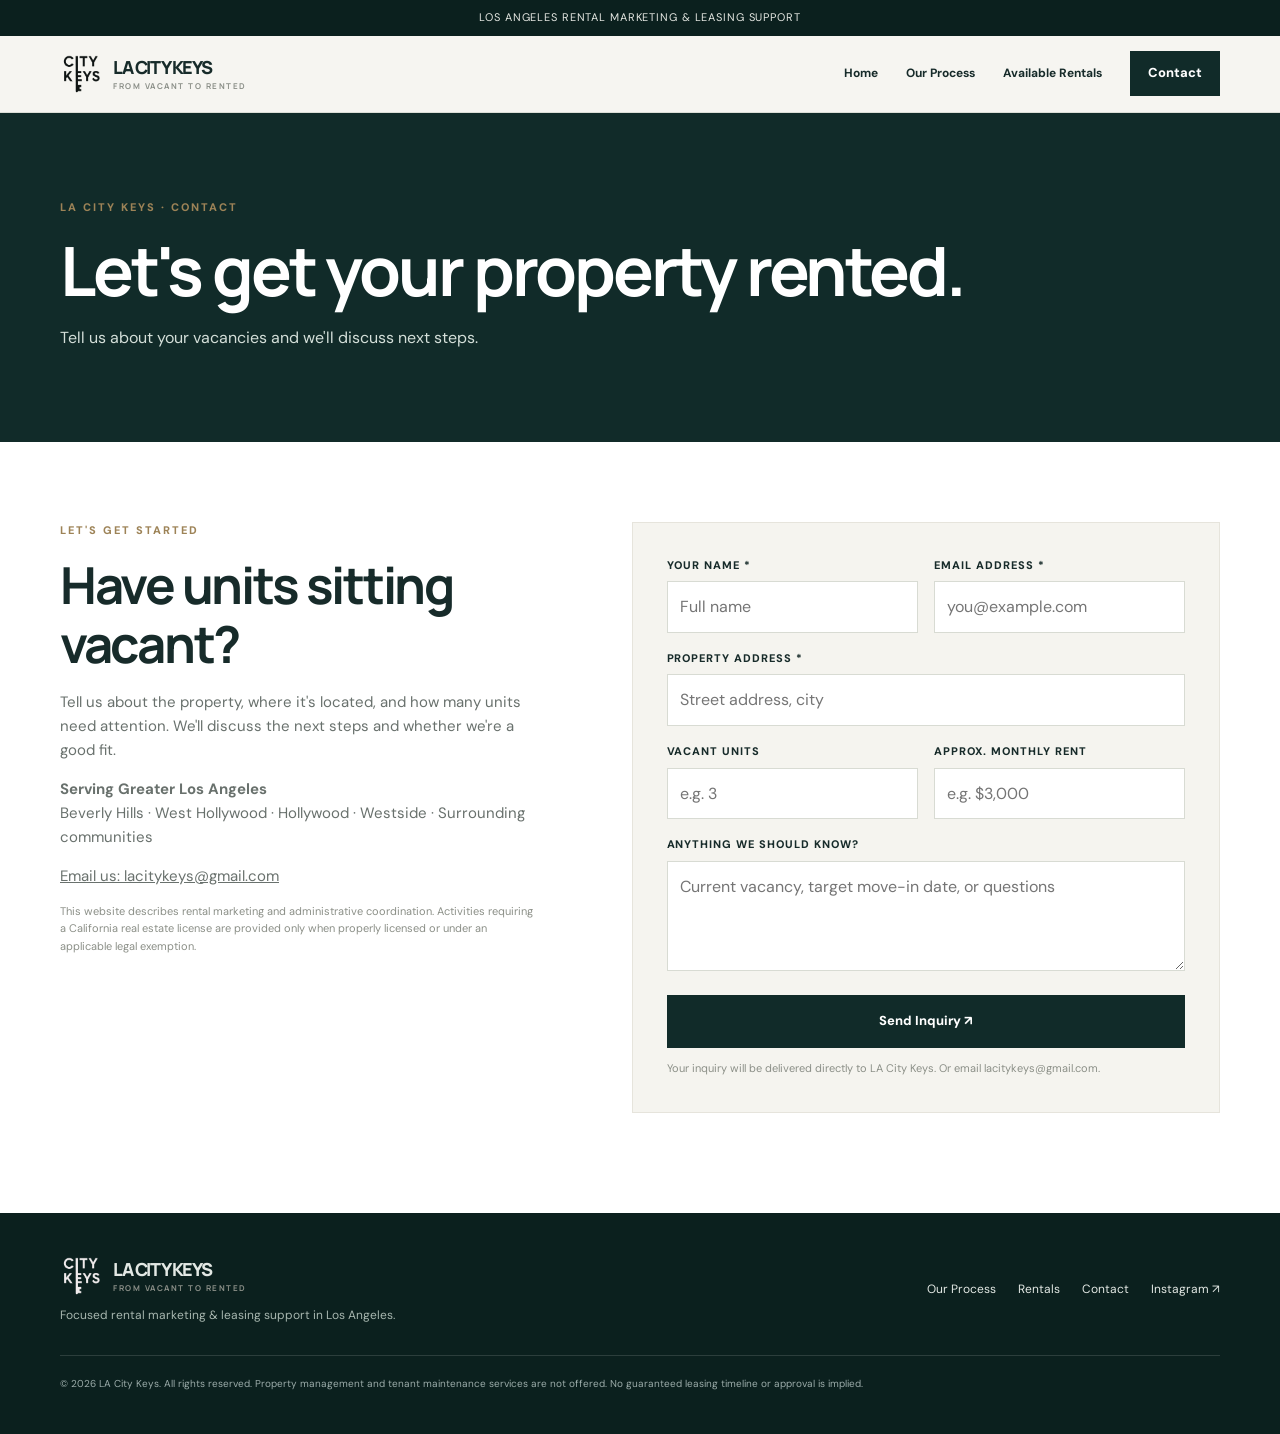
<file: contact.html>
<!DOCTYPE html>

<html lang="en">
<head>
<meta charset="utf-8"/>
<meta content="width=device-width,initial-scale=1" name="viewport"/>
<meta content="#132d2b" name="theme-color"/>
<title>Contact | LA City Keys</title>
<meta content="Vacant units deserve immediate attention. LA City Keys helps Los Angeles property owners market rentals, coordinate showings and keep the leasing process moving." name="description"/>
<link href="https://lacitykeys.com/" rel="canonical"/>
<meta content="LA City Keys | From Vacant to Rented" property="og:title"/>
<meta content="Dedicated vacancy-focused rental marketing and leasing support in Los Angeles." property="og:description"/>
<meta content="https://lacitykeys.com/" property="og:url"/>
<meta content="website" property="og:type"/>
<link href="https://fonts.googleapis.com" rel="preconnect"/>
<link crossorigin="" href="https://fonts.gstatic.com" rel="preconnect"/>
<link href="https://fonts.googleapis.com/css2?family=DM+Sans:wght@400;500;600;700&amp;family=Manrope:wght@400;500;600;700;800&amp;display=swap" rel="stylesheet"/>

<link href="css/style.css" rel="stylesheet"/></head>
<body class="contact-page">
<div class="top">LOS ANGELES RENTAL MARKETING &amp; LEASING SUPPORT</div>
<header class="nav"><div class="wrap nav-inner">
<a aria-label="LA City Keys home" class="brand" href="index.html"><img alt="City Keys logo" class="brand-logo" src="images/city-keys-logo.png"/><span class="brand-name">LA CITY KEYS<small>FROM VACANT TO RENTED</small></span></a>
<button aria-expanded="false" aria-label="Toggle navigation" class="menu" onclick="toggleMenu(this)">☰</button>
<nav class="links" id="navlinks"><a href="index.html">Home</a><a href="index.html#process">Our Process</a><a href="rentals.html">Available Rentals</a><a class="btn btn-dark" href="contact.html">Contact</a></nav>
</div></header>
<main><section class="page-hero"><div class="wrap"><div class="eyebrow">LA CITY KEYS · CONTACT</div><h1>Let's get your property rented.</h1><p>Tell us about your vacancies and we'll discuss next steps.</p></div></section><section class="contact" id="contact"><div class="wrap contact-grid">
<div><div class="eyebrow">LET'S GET STARTED</div><h2>Have units sitting vacant?</h2><p>Tell us about the property, where it's located, and how many units need attention. We'll discuss the next steps and whether we're a good fit.</p><p><strong>Serving Greater Los Angeles</strong><br/>Beverly Hills · West Hollywood · Hollywood · Westside · Surrounding communities</p><p><a href="mailto:lacitykeys@gmail.com" style="text-decoration:underline">Email us: lacitykeys@gmail.com</a></p><p class="fine">This website describes rental marketing and administrative coordination. Activities requiring a California real estate license are provided only when properly licensed or under an applicable legal exemption.</p></div>
<form class="form" id="ownerForm" action="https://formspree.io/f/xrppovqv" method="POST" onsubmit="return submitInquiry(event)">
<input type="hidden" name="_subject" value="LA City Keys — New Property Owner Inquiry"/>
<div class="two"><div class="field"><label for="name">Your name *</label><input autocomplete="name" id="name" name="name" placeholder="Full name" required=""/></div><div class="field"><label for="contact">Email address *</label><input id="contact" name="email" type="email" autocomplete="email" placeholder="you@example.com" required=""/></div></div>
<div class="field"><label for="address">Property address *</label><input id="address" name="address" placeholder="Street address, city" required=""/></div>
<div class="two"><div class="field"><label for="units">Vacant units</label><input id="units" name="units" inputmode="numeric" placeholder="e.g. 3"/></div><div class="field"><label for="rent">Approx. monthly rent</label><input id="rent" name="rent" placeholder="e.g. $3,000"/></div></div>
<div class="field"><label for="details">Anything we should know?</label><textarea id="details" name="details" placeholder="Current vacancy, target move-in date, or questions"></textarea></div>
<button class="btn btn-dark" type="submit" id="sendInquiry">Send Inquiry ↗</button>
<p id="formStatus" role="status" aria-live="polite" style="margin:12px 0 0;display:none"></p>
<p class="fine" style="margin:12px 0 0">Your inquiry will be delivered directly to LA City Keys. Or email <a href="mailto:lacitykeys@gmail.com">lacitykeys@gmail.com</a>.</p>
</form></div></section></main>
<footer class="footer"><div class="wrap"><div class="footer-inner"><div><div class="brand" href="index.html"><img alt="City Keys logo" class="brand-logo" src="images/city-keys-logo.png"/><span class="brand-name">LA CITY KEYS<small>FROM VACANT TO RENTED</small></span></div><p>Focused rental marketing &amp; leasing support in Los Angeles.</p></div><div class="footer-links"><a href="index.html#process">Our Process</a><a href="rentals.html">Rentals</a><a href="contact.html">Contact</a><a href="https://www.instagram.com/lacitykeys/">Instagram ↗</a></div></div><div class="legal">© <span data-year=""></span> LA City Keys. All rights reserved. Property management and tenant maintenance services are not offered. No guaranteed leasing timeline or approval is implied.</div></div></footer>

<script defer="True" src="js/main.js"></script></body></html>
</file>
<file: css/style.css>
:root{--ink:#172b2a;--deep:#112b29;--cream:#f6f5f1;--sand:#e8e4dc;--gold:#c3aa7d;--muted:#69716d;--white:#fff}
*{box-sizing:border-box}html{scroll-behavior:smooth}body{margin:0;font-family:"DM Sans",sans-serif;color:var(--ink);background:var(--cream);line-height:1.6}a{color:inherit;text-decoration:none}button,input,textarea{font:inherit}button{cursor:pointer}img{max-width:100%;display:block}.wrap{width:min(1160px,calc(100% - 48px));margin:auto}.eyebrow{font-size:11px;font-weight:800;letter-spacing:.18em;text-transform:uppercase;color:#9d8357}.btn{display:inline-flex;align-items:center;justify-content:center;gap:12px;background:var(--gold);padding:15px 24px;color:#182521;font-size:13px;font-weight:800;border:1px solid var(--gold);transition:.2s}.btn:hover{background:#d8c397}.btn-outline{background:transparent;color:var(--white);border-color:#ffffff77}.btn-outline:hover{background:#ffffff18}.btn-dark{background:var(--deep);color:white;border-color:var(--deep)}h1,h2,h3,p{margin-top:0}h1,h2,h3{font-family:Manrope,sans-serif;line-height:1.16;letter-spacing:-.045em}h2{font-size:clamp(32px,4vw,51px)}p{color:var(--muted)}.top{background:#0b201e;color:#e5e7e2;font-size:11px;letter-spacing:.08em;text-align:center;padding:9px}.nav{background:var(--cream);position:sticky;top:0;z-index:30;border-bottom:1px solid #dcded7}.nav-inner{display:flex;align-items:center;justify-content:space-between;min-height:76px;gap:20px}.brand{display:flex;align-items:center;gap:11px;font:800 20px Manrope;letter-spacing:-.07em}.mark{display:grid;place-items:center;width:36px;height:36px;background:var(--deep);color:var(--gold);font-size:19px;font-weight:800}.brand small{display:block;font-size:8px;letter-spacing:.19em;font-weight:700;color:#8b8f88}.links{display:flex;align-items:center;gap:28px;font-size:12px;font-weight:700}.links a:not(.btn):hover{color:#9b7a46}.links .btn{padding:11px 17px}.menu{display:none;background:none;border:0;font-size:25px}.hero{background:var(--deep);color:#fff;position:relative;overflow:hidden}.hero:before{content:"";position:absolute;inset:0;background:linear-gradient(90deg,#102b29 0%,#102b29 40%,#102b29d9 56%,#102b2960 100%),url("https://images.unsplash.com/photo-1600607687920-4e2a09cf159d?auto=format&fit=crop&w=2000&q=85") center/cover;opacity:.95}.hero-inner{position:relative;min-height:620px;display:flex;align-items:center;padding:100px 0}.hero-copy{max-width:760px}.hero h1{font-size:clamp(46px,6.6vw,84px);margin:19px 0 25px;line-height:1.06}.hero h1 em{font-style:normal;color:var(--gold)}.hero p{font-size:17px;color:#e1e8e4;max-width:590px}.actions{display:flex;gap:12px;flex-wrap:wrap;margin-top:30px}.hero-note{margin-top:46px;color:#c4d2cc;font-size:12px;letter-spacing:.06em}.strip{background:#eae7de;border-bottom:1px solid #ddd9cf}.strip-inner{display:grid;grid-template-columns:repeat(3,1fr);gap:20px;padding:25px 0}.strip strong{display:block;font:800 14px Manrope}.strip span{font-size:12px;color:#6c736d}.strip-item{border-left:2px solid #c2a875;padding-left:18px}section{padding:100px 0}.intro{display:grid;grid-template-columns:1fr 1fr;gap:90px;align-items:center}.intro h2{margin:16px 0 22px}.intro p{font-size:16px}.photo{position:relative}.photo img{height:460px;width:100%;object-fit:cover}.photo-label{position:absolute;bottom:20px;left:-22px;background:var(--deep);color:#fff;padding:20px 25px;font-weight:800;font-size:17px;box-shadow:0 12px 30px #0002}.photo-label small{display:block;font-size:10px;color:var(--gold);letter-spacing:.14em}.section-head{max-width:710px;margin-bottom:44px}.section-head h2{margin:14px 0}.section-head p{font-size:16px}.process{background:#fff}.steps{display:grid;grid-template-columns:repeat(3,1fr);gap:1px;background:#d9ded8;border:1px solid #d9ded8}.step{padding:35px;background:white;min-height:220px}.step .num{font:800 12px Manrope;color:#a7895b;letter-spacing:.1em}.step h3{font-size:19px;margin:24px 0 10px}.step p{font-size:13px;margin:0}.distinction{background:#132d2b;color:white}.distinction-grid{display:grid;grid-template-columns:1.1fr .9fr;gap:80px;align-items:center}.distinction h2{margin:16px 0 22px}.distinction p{color:#c6d2ce;font-size:16px}.checks{display:grid;gap:16px}.check{border-bottom:1px solid #ffffff26;padding:12px 0;display:flex;gap:13px;font-size:15px}.check b{color:var(--gold)}.portfolio{background:#f1efe9}.portfolio-grid{display:grid;grid-template-columns:1.1fr .9fr;gap:26px}.listing{background:white;border:1px solid #e1e1d9}.listing img{height:270px;width:100%;object-fit:cover}.listing-content{padding:27px}.listing h3{font-size:22px;margin:10px 0}.listing p{font-size:13px}.listing .price{font:800 25px Manrope}.listing .tag{display:inline-block;background:#e9f0eb;color:#37604d;padding:5px 9px;font-size:10px;font-weight:800;letter-spacing:.09em;text-transform:uppercase}.portfolio-aside{background:#e1e4dc;padding:38px;display:flex;flex-direction:column;justify-content:center}.portfolio-aside h3{font-size:28px}.portfolio-aside p{font-size:14px}.contact{background:#fff}.contact-grid{display:grid;grid-template-columns:.9fr 1.1fr;gap:90px}.contact h2{margin:16px 0}.contact p{font-size:15px}.form{background:#f5f4ef;padding:34px;border:1px solid #e6e4dc}.form label{display:block;font-size:11px;text-transform:uppercase;letter-spacing:.09em;font-weight:800;margin:0 0 7px}.field{margin-bottom:17px}.form input,.form textarea{width:100%;background:#fff;border:1px solid #d8dbd3;padding:12px;color:#172b2a;border-radius:0;outline-color:#9f8760}.form textarea{resize:vertical;min-height:110px}.two{display:grid;grid-template-columns:1fr 1fr;gap:16px}.form .btn{width:100%}.fine{font-size:11px!important;color:#8b8f87}.footer{background:#0b201e;color:#e3e8e4;padding:42px 0}.footer-inner{display:flex;justify-content:space-between;gap:30px;align-items:center}.footer p{color:#a7b6af;font-size:12px;margin:9px 0 0}.footer a{font-size:12px}.footer-links{display:flex;gap:22px}.legal{margin-top:30px;padding-top:20px;border-top:1px solid #ffffff22;font-size:10px;color:#9cacaa}
@media(max-width:850px){.links{display:none;position:absolute;top:76px;left:0;right:0;background:var(--cream);padding:25px;flex-direction:column;align-items:stretch;box-shadow:0 20px 25px #0002}.links.open{display:flex}.menu{display:block}.hero-inner{min-height:550px;padding:80px 0}.hero:before{background:linear-gradient(90deg,#102b29ef,#102b29c4),url("https://images.unsplash.com/photo-1600607687920-4e2a09cf159d?auto=format&fit=crop&w=1400&q=80") center/cover}.intro,.distinction-grid,.portfolio-grid,.contact-grid{grid-template-columns:1fr;gap:35px}.steps{grid-template-columns:1fr 1fr}.photo-label{left:0}.strip-inner{grid-template-columns:1fr;gap:10px}.strip-item{padding:7px 15px}section{padding:65px 0}.photo img{height:320px}.footer-inner{align-items:flex-start;flex-direction:column}}
@media(max-width:520px){.wrap{width:min(100% - 34px,1160px)}.hero h1{font-size:43px}.hero p{font-size:15px}.steps{grid-template-columns:1fr}.step{min-height:auto}.two{grid-template-columns:1fr;gap:0}.form{padding:20px}.hero-note{margin-top:32px}.footer-links{flex-wrap:wrap}}

/* Shared multipage navigation and property portfolio */
.brand .brand-logo{width:42px;height:42px;object-fit:contain;flex:none}.brand .brand-name{font-size:18px;line-height:1.15}.brand small{margin-top:3px}.footer .brand-logo{filter:invert(1)}.listing-placeholder{height:210px;background:linear-gradient(140deg,#173834,#274b45);display:flex;align-items:center;justify-content:center;flex-direction:column;gap:10px;color:#d8c49f}.listing-placeholder img{width:110px;height:110px;object-fit:contain;filter:invert(1)}.listing-placeholder span{font:700 11px Manrope;letter-spacing:.16em;text-transform:uppercase}.listing .tag{background:#f1eee6;color:#776342}.listing-content .btn{margin-top:14px}.page-hero{background:var(--deep);color:white;padding:86px 0 75px}.page-hero h1{font-size:clamp(38px,5.5vw,68px);margin:15px 0}.page-hero p{color:#d4dfd9;max-width:690px}.rental-grid{display:grid;grid-template-columns:repeat(2,minmax(0,1fr));gap:25px}.rental-card{background:white;border:1px solid #e0e2db}.rental-card .listing-content{padding:28px}.rental-card h3{font-size:24px}.rental-card .address{font-size:13px;color:#69716d}.rental-card .price-note{font-size:13px;font-weight:700;color:#475852}.rental-card .btn{margin-top:15px}.notice{font-size:12px;color:#727b75;margin-top:24px}.contact-page .contact{padding-top:80px}@media(max-width:700px){.rental-grid{grid-template-columns:1fr}.brand .brand-name{font-size:16px}}

/* Property gallery and details: 1450 S Wooster */
.property-gallery{background:#e8e7e0}.property-main-photo{display:block;width:100%;height:350px;object-fit:cover}.gallery-controls{display:flex;align-items:center;justify-content:space-between;padding:5px 13px;background:#16322e;color:#fff}.gallery-arrow{border:0;background:transparent;color:#fff;font-size:30px;line-height:1;padding:2px 12px;cursor:pointer}.gallery-arrow:hover{color:#d5b984}.gallery-count{font-size:12px;letter-spacing:.09em}.gallery-thumbs{display:flex;gap:6px;overflow-x:auto;padding:8px}.gallery-thumb{padding:0;border:2px solid transparent;flex:0 0 72px;background:none;cursor:pointer}.gallery-thumb:focus-visible{outline:2px solid #c3aa7d}.gallery-thumb img{width:100%;height:55px;object-fit:cover}.property-facts{font-weight:700!important;color:#253c35!important;font-size:13px!important}.property-subheading{font:800 14px Manrope;margin:24px 0 12px}.property-highlights{margin:0 0 18px;padding-left:20px;color:#69716d;font-size:13px;line-height:1.9}.property-disclaimer{border-top:1px solid #e5e5df;padding-top:16px;margin-top:20px;font-size:11px!important;color:#7d827d!important;line-height:1.7}.rental-card .price-note{font-size:15px;font-weight:800}.rental-card .listing-content>p{line-height:1.7}@media(max-width:520px){.property-main-photo{height:270px}.gallery-thumb{flex-basis:60px}.gallery-thumb img{height:48px}}
</file>
